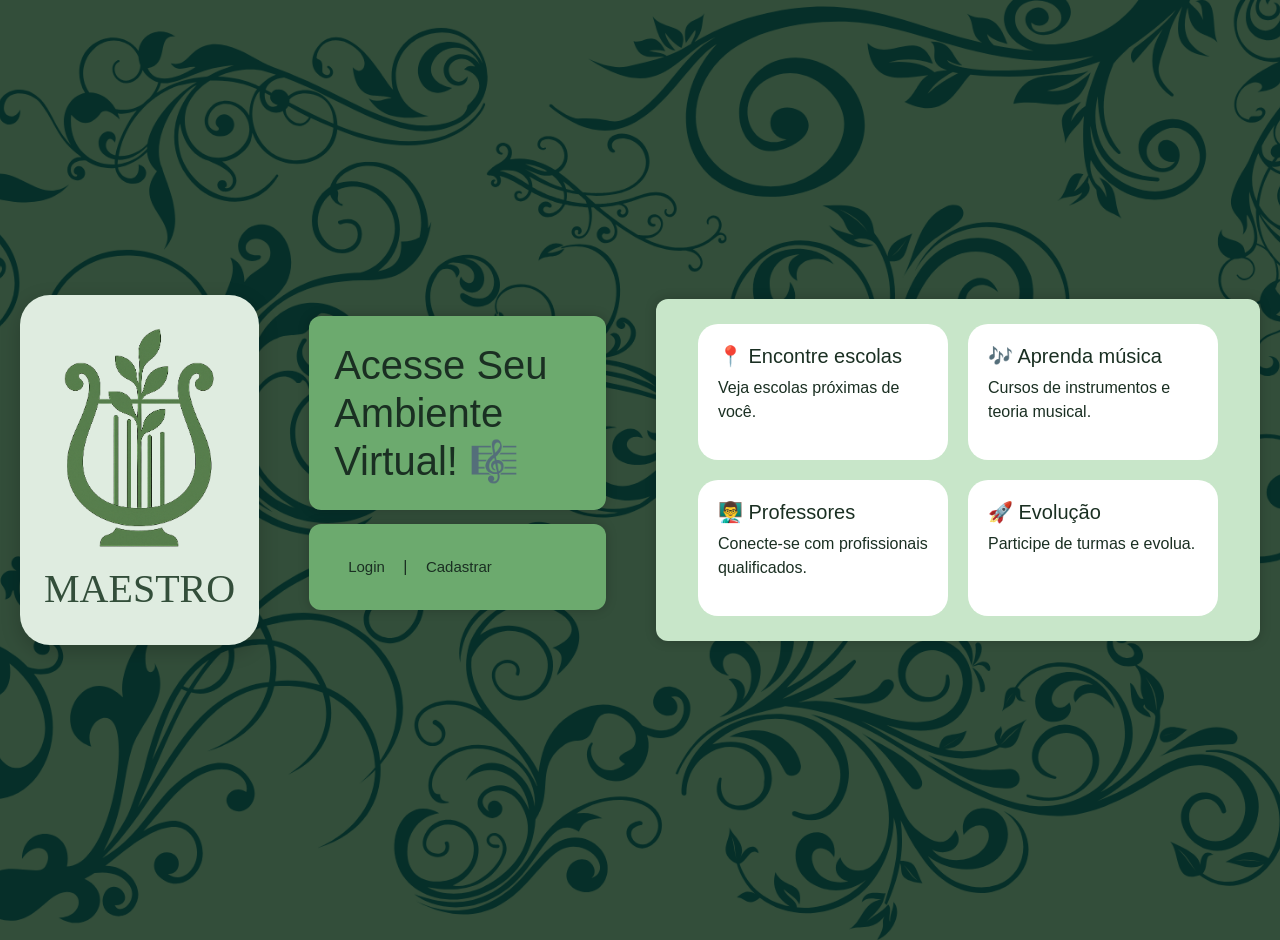
<file: templates/index.html>
<!DOCTYPE html>
<html lang="en">

<head>
    <meta charset="UTF-8">
    <meta name="viewport" content="width=device-width, initial-scale=1.0">
    <link href="https://cdn.jsdelivr.net/npm/bootstrap@5.3.8/dist/css/bootstrap.min.css" rel="stylesheet"
        integrity="sha384-sRIl4kxILFvY47J16cr9ZwB07vP4J8+LH7qKQnuqkuIAvNWLzeN8tE5YBujZqJLB" crossorigin="anonymous">
    <link rel="stylesheet" href="/static/style.css">
    <title>Maestro - Conexões musicais</title>
</head>

<body>
    <div id="container-index">
        <div id="logo">
            <img src="/static/img/Lira com Videira Minimalista(COPIA).png" alt="logo">
            <h1>MAESTRO</h1>
        </div>
        <div class="topo-container">

            <h1 id="divtopo">Acesse Seu Ambiente Virtual! 🎼</h1>

            <nav id="nav">
                <a href="/login">Login</a> |
                <a href="/cadastrar">Cadastrar</a>
            </nav>

        </div>

        <div id="subbox" style="gap: 20px; flex-wrap: wrap; justify-content: center;">

            <div class="boxs-escolas" style="width: 250px;">
                <h5>📍 Encontre escolas</h5>
                <p>Veja escolas próximas de você.</p>
            </div>

            <div class="boxs-escolas" style="width: 250px;">
                <h5>🎶 Aprenda música</h5>
                <p>Cursos de instrumentos e teoria musical.</p>
            </div>

            <div class="boxs-escolas" style="width: 250px;">
                <h5>👨‍🏫 Professores</h5>
                <p>Conecte-se com profissionais qualificados.</p>
            </div>

            <div class="boxs-escolas" style="width: 250px;">
                <h5>🚀 Evolução</h5>
                <p>Participe de turmas e evolua.</p>
            </div>

        </div>
</body>

</html>
</file>
<file: static/style.css>
/* ================== VARIÁVEIS ================== */
:root {
    --verde-principal: #334E3A;
    --verde-secundario: #6caa6e;
    --verde-hover: #6AAE70;
    --verde-medio: #588A5B;

    --fundo-claro: #C8E6C9;
    --fundo-suave: #DFECE0;

    --texto-escuro: #1A2F22;
    --texto-claro: #F4F4F4;

    --sombra: rgba(0,0,0,0.2);
}

/* ================== BASE ================== */
body {
    margin: 0;
    padding: 20px;
    font-family: 'Lucida Sans', Geneva, Verdana, sans-serif;
    background-color: var(--verde-principal);
    background-image: url(/static/img/fundomaestro.png);
    background-size: cover;
    background-position: center;
    color: var(--texto-claro);
}

a {
    display: inline-block;
    padding: 7px 14px;
    color: var(--texto-escuro);
    text-decoration: none;
    border-radius: 6px;
    font-size: 15px;
}

a:hover {
    background: var(--fundo-claro);
}

button {
    padding: 10px 18px;
    border: none;
    border-radius: 12px;
    background-color: var(--verde-secundario);
    color: var(--texto-escuro);
    cursor: pointer;
    font-size: 15px;
}

button:hover {
    background: var(--verde-hover);
}

input {
    width: 100%;
    padding: 7px;
    border: none;
    border-radius: 6px;
    margin-bottom: 14px;
}

label {
    display: block;
    margin-bottom: 6px;
}

/* ================== LAYOUT ================== */
#container,
#container-index,
#container-login {
    display: flex;
    align-items: center;
    justify-content: center;
    gap: 50px;
}

#container-index,
#container-login {
    height: 100vh;
}

/* ================== TOPO ================== */
#divtopo,
#nav,
#topo-container {
    background-color: var(--verde-secundario);
    color: var(--texto-escuro);
    padding: 25px;
    border-radius: 12px;
    margin-bottom: 14px;
    box-shadow: 0 0 12px var(--sombra);
}

#topo-container {
    max-width: 1100px;
    margin: 20px auto;
}

/* ================== BOXES ================== */
#subbox {
    background-color: var(--fundo-claro);
    color: var(--texto-escuro);
    max-width: 1200px;
    width: 100%;
    padding: 25px;
    border-radius: 12px;
    display: flex;
    box-shadow: 0 0 12px var(--sombra);
}

#sobre {
    background-color: var(--fundo-claro);
    color: var(--texto-escuro);
    padding: 25px;
    border-radius: 12px;
    box-shadow: 0 0 12px var(--sombra);
    width: max-content;
}

/* ================== FORM ================== */
form {
    background-color: var(--fundo-claro);
    color: var(--texto-escuro);
    padding: 25px;
    border-radius: 12px;
    width: 280px;
    box-shadow: 0 0 12px var(--sombra);
}

.form-nova-turma,
.form-novo-aviso {
    background: var(--fundo-claro);
    padding: 20px;
    border-radius: 8px;
    margin-bottom: 30px;
}

.form-nova-turma input,
.form-nova-turma textarea,
.form-nova-turma select,
.form-novo-aviso input,
.form-novo-aviso textarea,
.form-novo-aviso select {
    width: 100%;
    padding: 10px;
    margin-bottom: 10px;
    border: 1px solid #ccc;
    border-radius: 4px;
}
.form-novo-aviso label {
    font-weight: bold;
    color: var(--texto-escuro);
    display: block;
    margin-bottom: 5px;
}
.form-novo-aviso button {
    background: var(--verde-secundario);
    color: var(--texto-escuro);
    font-weight: bold;
    padding: 10px 20px;
    border: none;
    border-radius: 4px;
    cursor: pointer;
}
.form-novo-aviso button:hover {
    background: var(--verde-hover);
}

/* ================== TURMAS ================== */
#divturmas {
    background-color: var(--verde-medio);
    color: var(--texto-escuro);
    padding: 25px;
    min-width: 250px;
    border-radius: 12px;
    margin-bottom: 14px;
    box-shadow: 0 0 12px var(--sombra);
}

.turma-card {
    background: var(--verde-medio);
    padding: 15px;
    border-radius: 8px;
    margin-bottom: 15px;
}

.turma-acoes {
    margin-top: 10px;
    display: flex;
    gap: 10px;
}

/* ================== MATERIAIS ================== */
.materiais {
    background-color: var(--fundo-claro);
    padding: 15px;
    border-radius: 12px;
}

/* ================== AVISOS ================== */
.aviso {
    background: #f0f0f0;
    border-left: 4px solid var(--verde-principal);
}

.aviso.urgente {
    background: #ffcccc;
    border-left: 4px solid red;
}

.aviso-card {
    background: white;
    border-left: 4px solid var(--verde-secundario);
    padding: 15px;
    border-radius: 5px;
    margin-bottom: 15px;
}

.aviso-urgente {
    border-left-color: red;
    background: #ffebee;
}
.aviso-titulo {
    font-size: 16px;
    font-weight: bold;
    color: var(--texto-escuro);
    margin-bottom: 8px;
}
.aviso-prioridade {
    display: inline-block;
    padding: 3px 8px;
    border-radius: 3px;
    font-size: 11px;
    font-weight: bold;
    margin-bottom: 10px;
}
.prioridade-normal {
    background: #4CAF50;
    color: white;
}
.prioridade-urgente {
    background: #f44336;
    color: white;
}
.aviso-conteudo {
    font-size: 14px;
    color: #555;
    margin: 10px 0;
}
.aviso-data {
    font-size: 12px;
    color: #999;
    margin: 10px 0;
}
.aviso-acoes {
    display: flex;
    gap: 10px;
    margin-top: 10px;
}
.btn-aviso {
    padding: 6px 12px;
    border: none;
    border-radius: 4px;
    cursor: pointer;
    font-size: 12px;
    font-weight: bold;
    text-decoration: none;
    display: inline-block;
}
/* ================== PDF ================== */
#pdf {
    padding: 10px 18px;
    border-radius: 12px;
    border: 1px solid var(--verde-principal);
    background-color: #bad4bb;
    color: var(--texto-escuro);
}

/* ================== TABELAS ================== */
table {
    width: 100%;
    border-collapse: collapse;
    background: white;
}

th {
    background: var(--verde-secundario);
    padding: 12px;
}

td {
    padding: 10px;
    border-bottom: 1px solid #ddd;
}

/* ================== BOTÕES ================== */
.btn-acao {
    padding: 6px 12px;
    border-radius: 4px;
    font-size: 12px;
}

.btn-revisar { background: #2196F3; color: white; }
.btn-aprovar { background: #4CAF50; color: white; }
.btn-rejeitar { background: #f44336; color: white; }

.btn-turma {
    padding: 6px 12px;
    border-radius: 4px;
    font-size: 12px;
}

.btn-editar { background: #2196F3; color: white; }
.btn-deletar { background: #f44336; color: white; }

/* ================== ADMIN ================== */
.detalhes-expandido {
    background: white;
    padding: 15px;
    margin-top: 10px;
    border-left: 4px solid var(--verde-secundario);
}

.info-linha {
    margin: 8px 0;
}

.info-label {
    font-weight: bold;
    width: 120px;
    display: inline-block;
}

.form-rejeicao {
    background: white;
    padding: 12px;
    border-left: 3px solid red;
    display: none;
}

/* ================== DASHBOARD ================== */
.chart-container {
    height: 250px;
}

.stat-card {
    background: var(--verde-medio);
    padding: 15px;
    border-radius: 8px;
    text-align: center;
}

.stat-number {
    font-size: 28px;
}

.stat-label {
    font-size: 12px;
}

/* ================== OUTROS ================== */
#logo {
    background-color: var(--fundo-suave);
    padding: 24px;
    border-radius: 30px;
    box-shadow: 0 6px 20px var(--sombra);
 
    display: flex;
    flex-direction: column;
    align-items: center;
    justify-content: center;
 
    width: 450px;
    height: 350px;
}
 
#logo img {
    width: 170px;
    height: 270px;
}
 
#logo h1 {
    margin-top: 12px;
    font-size: 40px;
    font-family: 'Times New Roman', Times, serif;
    color: var(--verde-principal);
    text-align: center;
}

#mapa {
    width: 60%;
    height: 500px;
    background-color: rgba(118,147,88,0.2);
    border-radius: 10px;
}

#lista-escolas {
    background-color: var(--fundo-claro);
    padding: 20px;
    border-radius: 12px;
}

.boxs-escolas {
    background-color: white;
    border-radius: 20px;
    padding: 20px;
}

.tab-content {
    display: none;
}

.tab-content.active {
    display: block;
}
</file>
